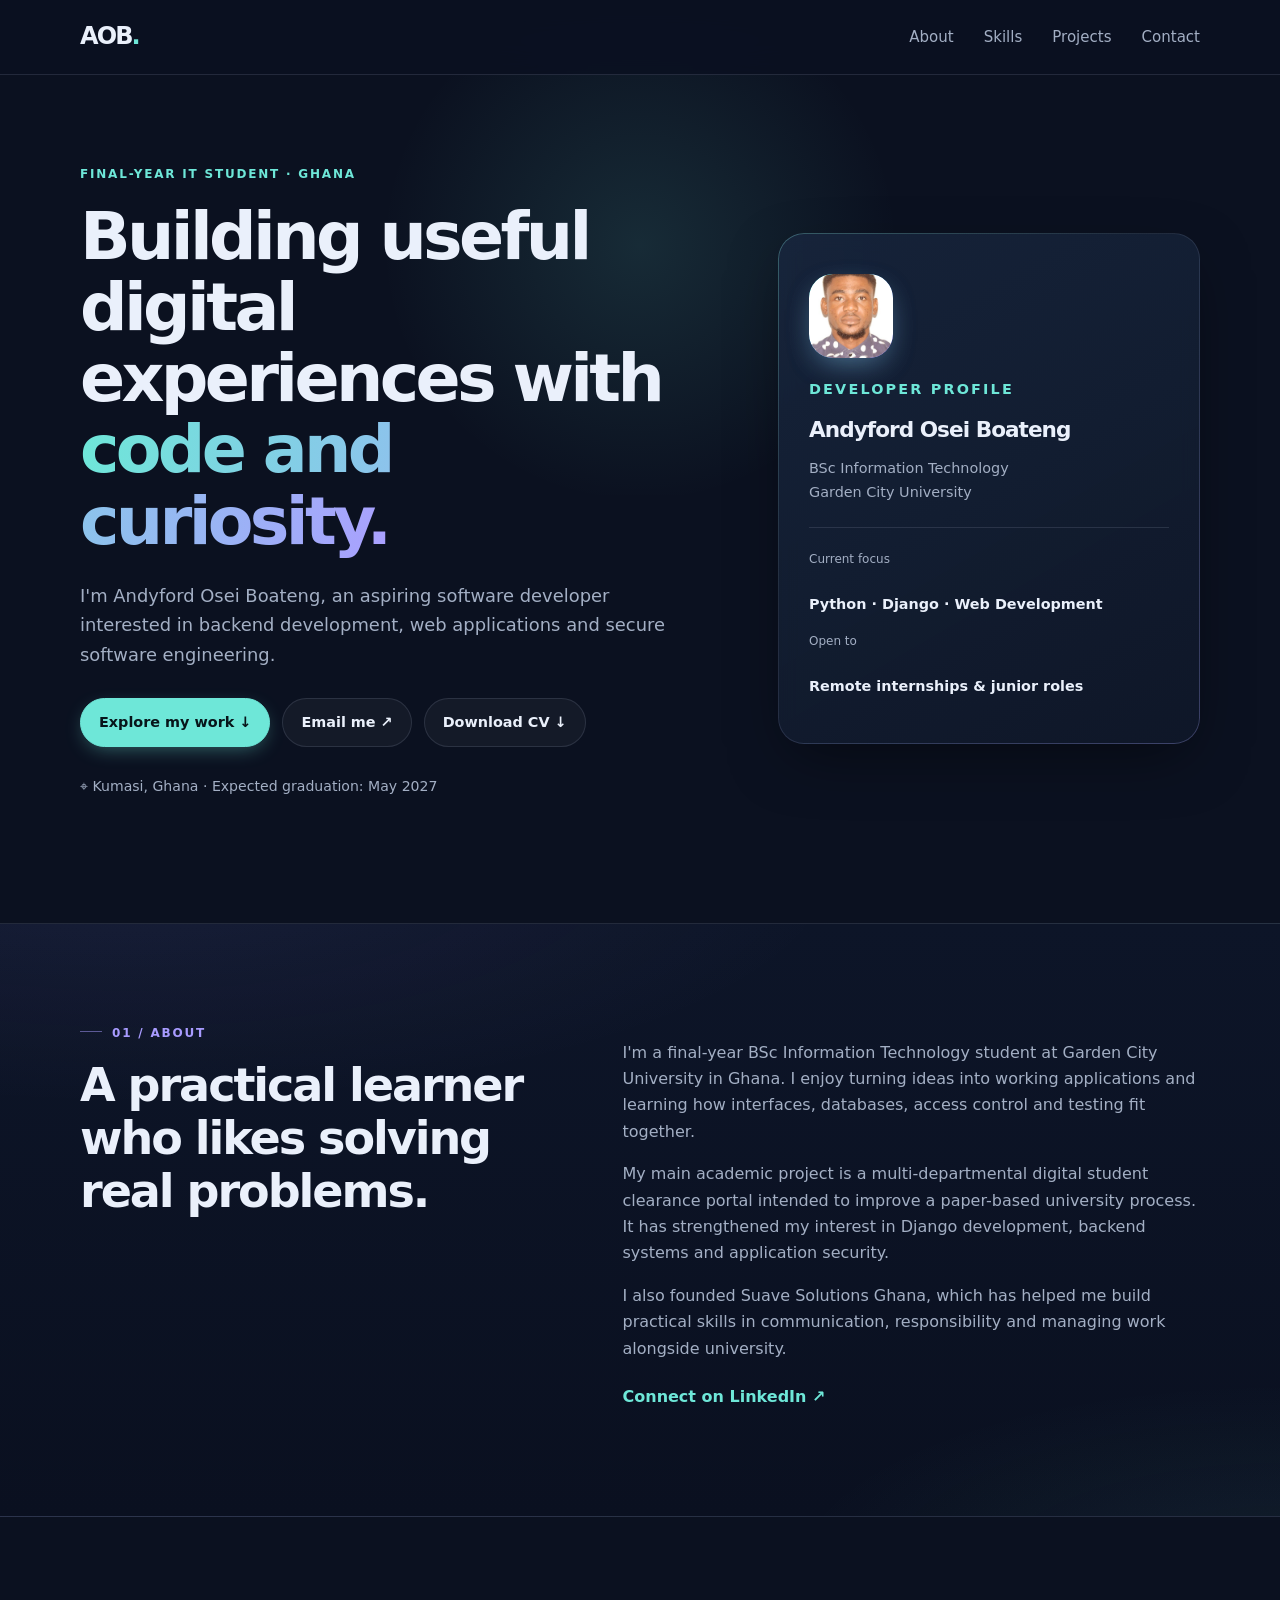
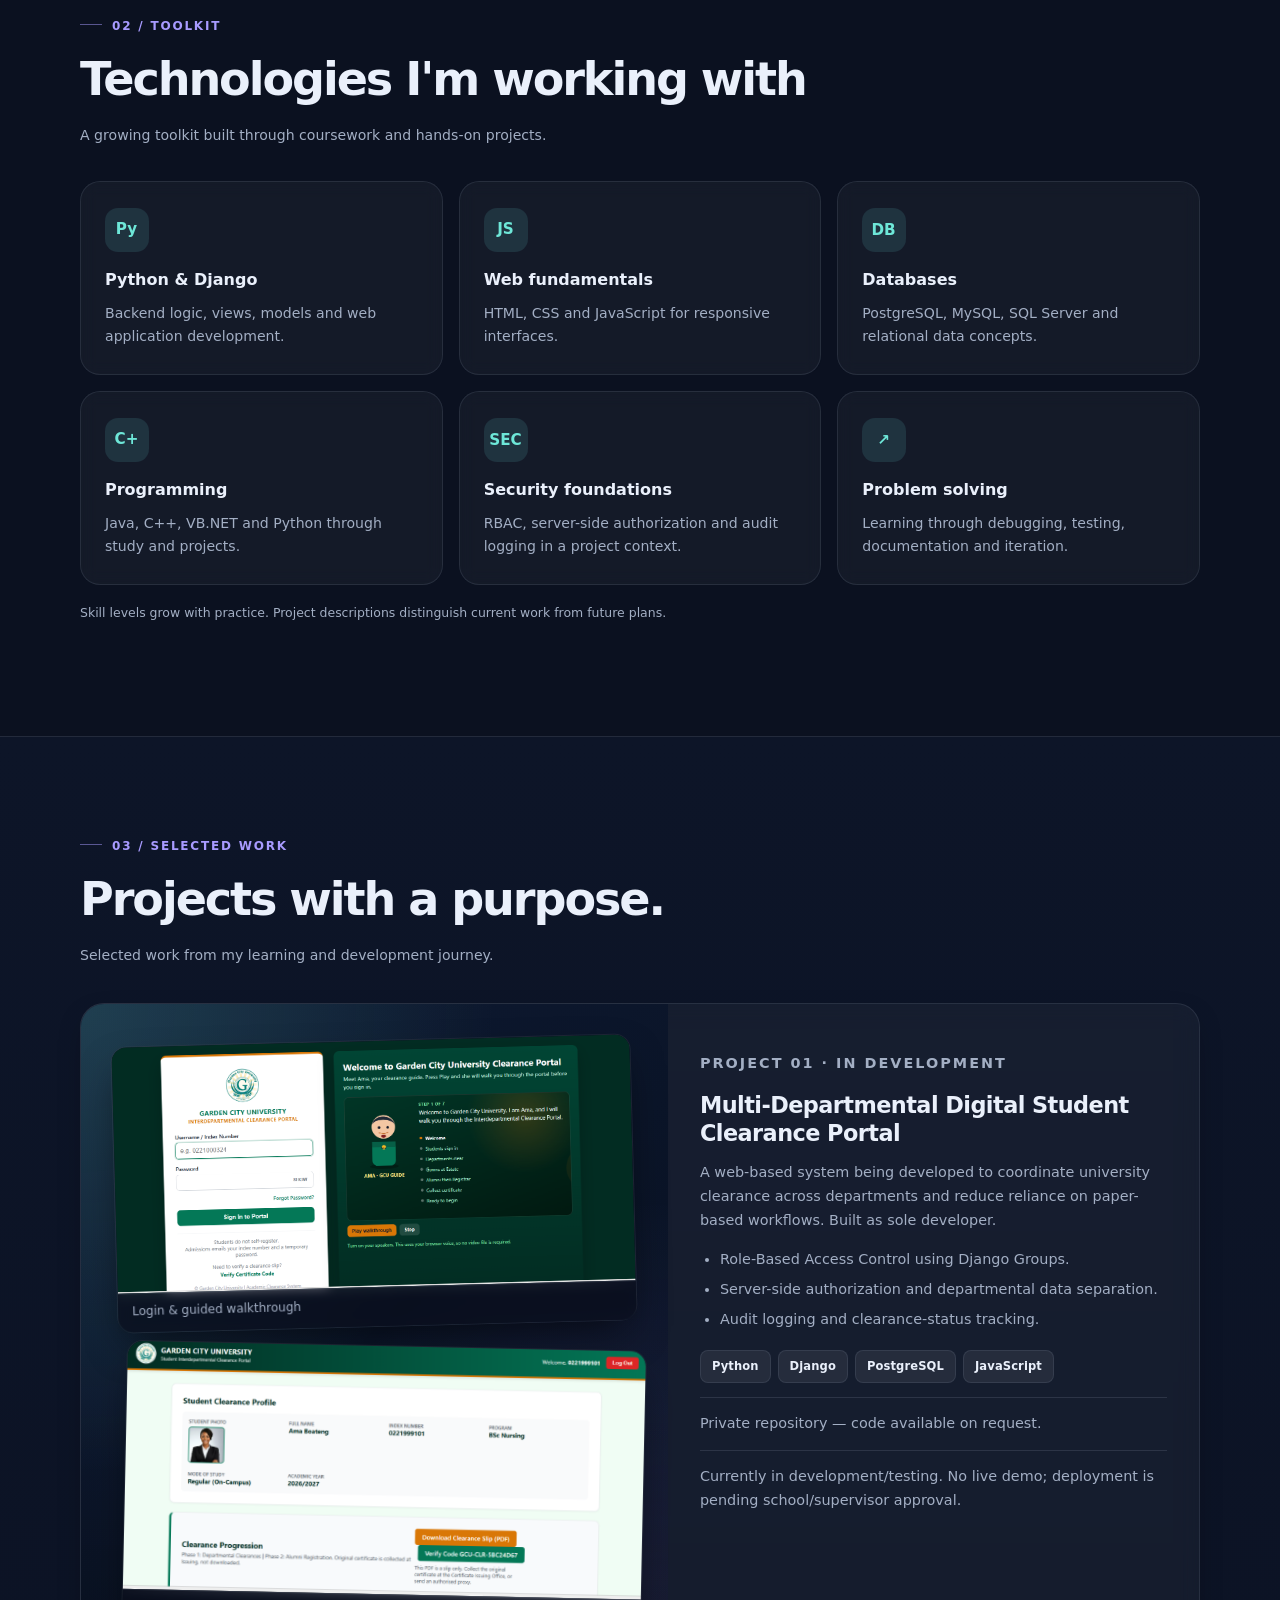
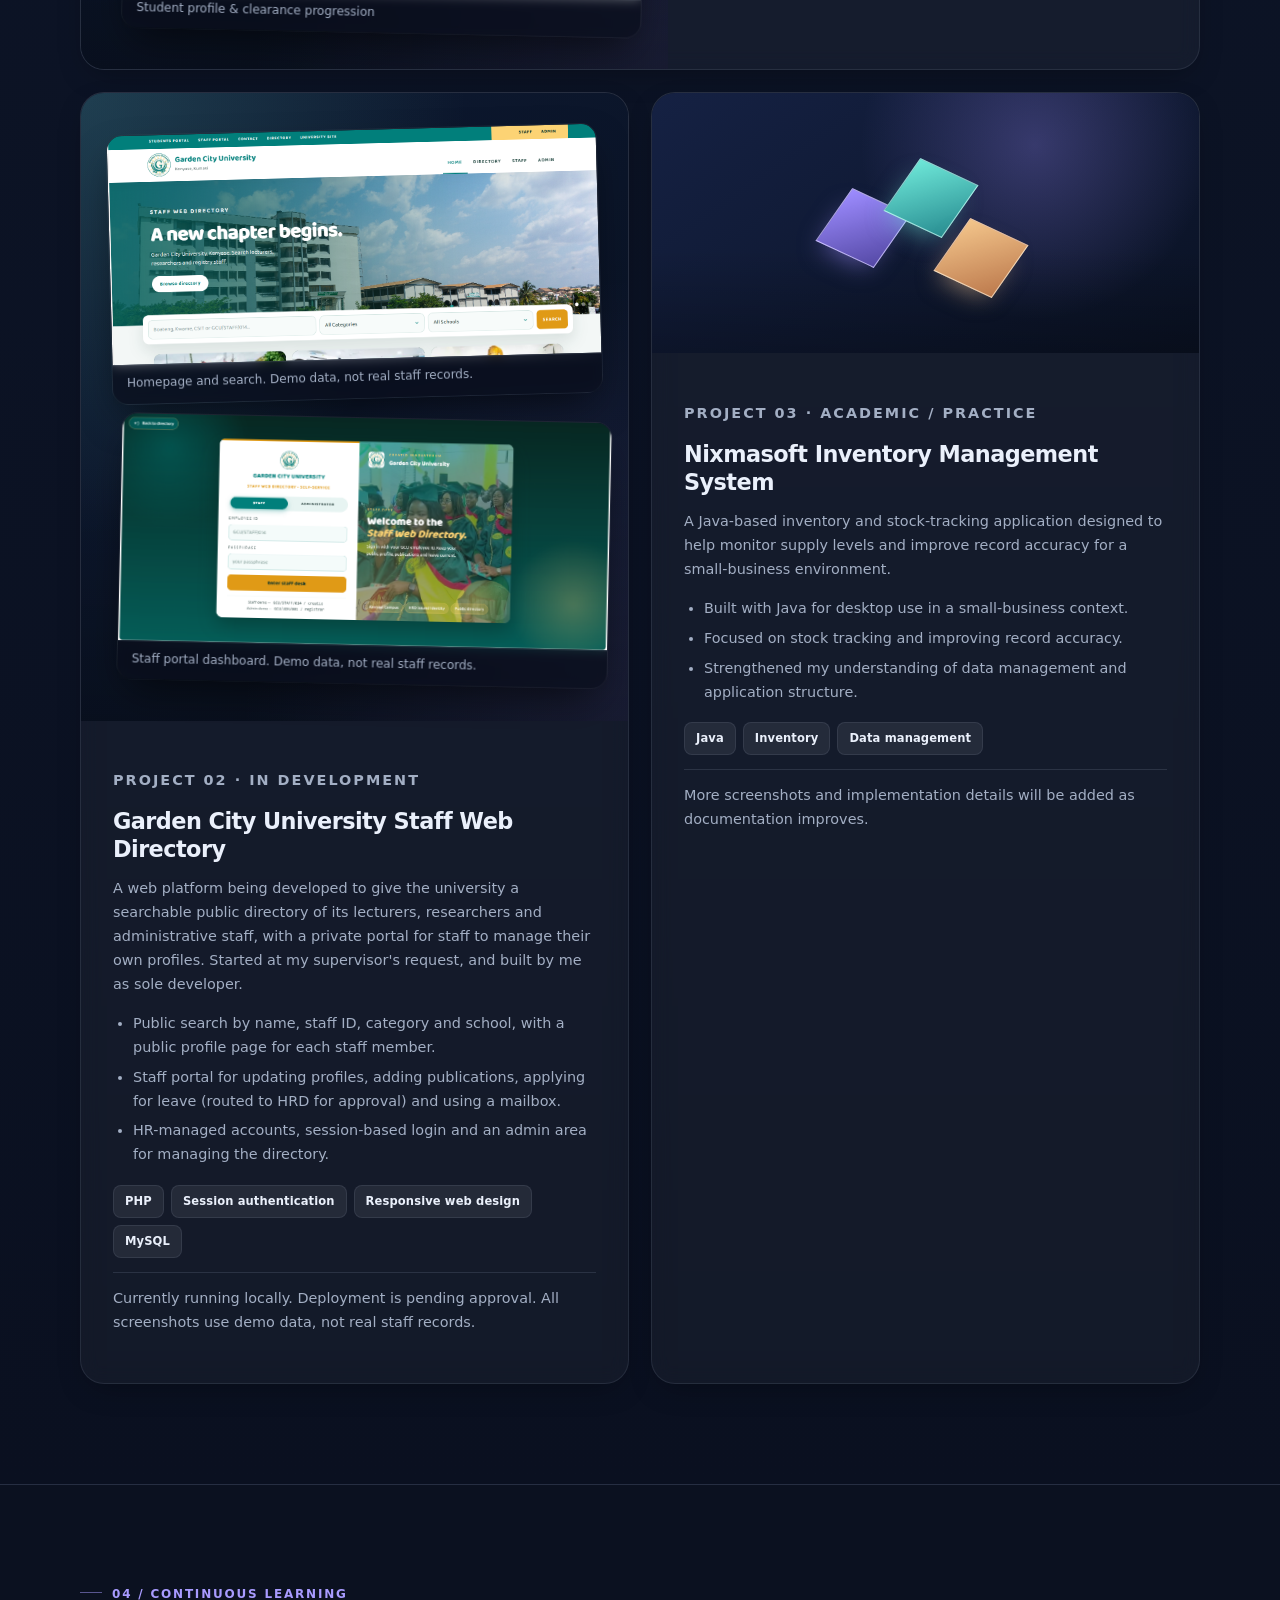
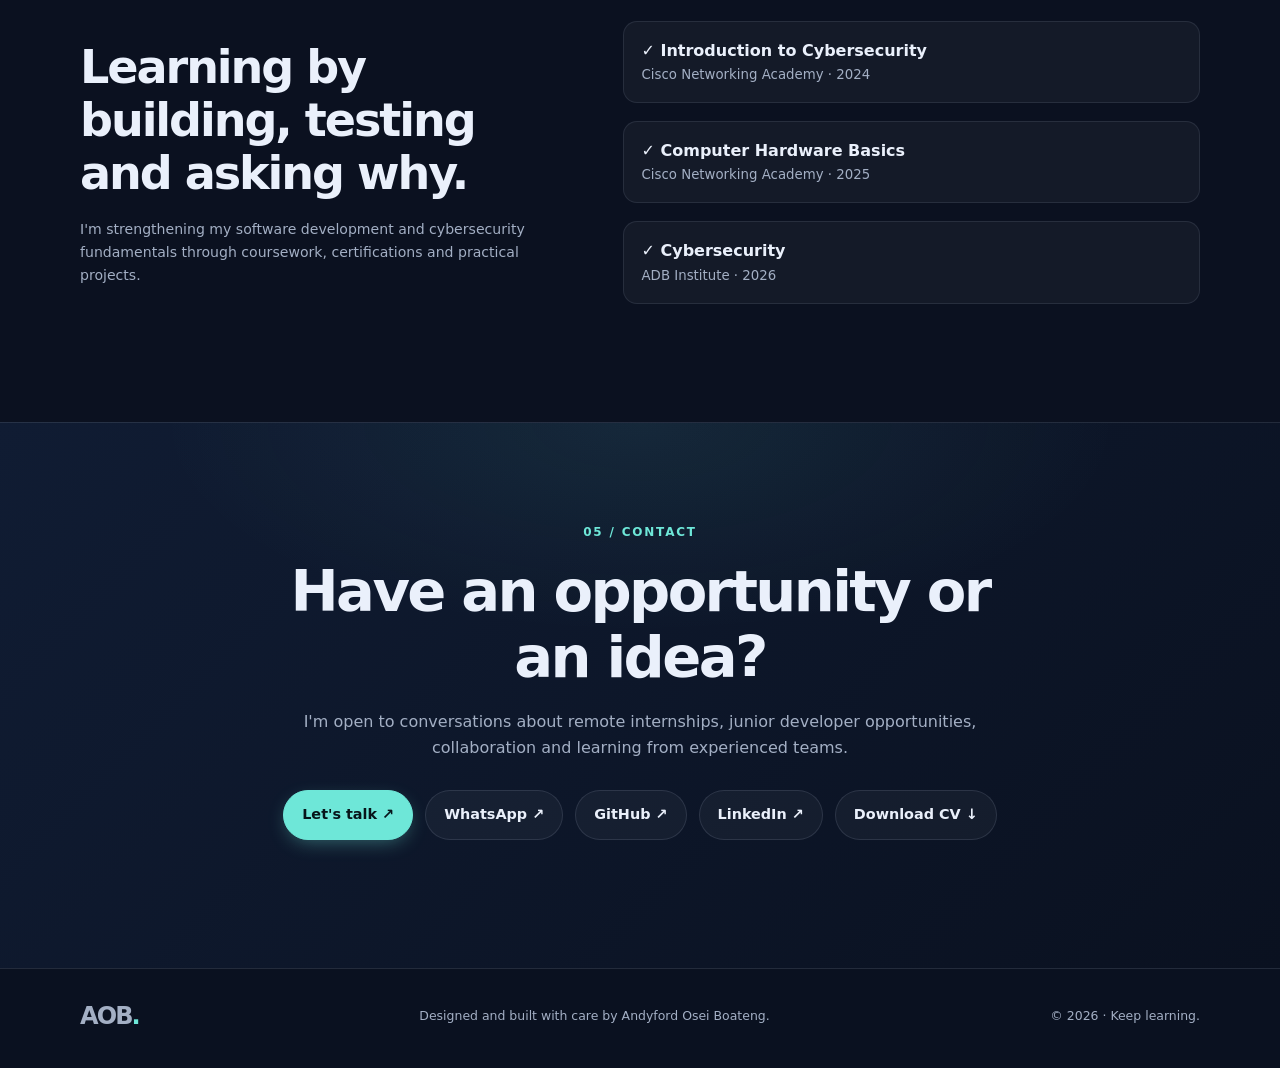
<file: index.html>
<!doctype html>
<html lang="en">
<head>
  <meta charset="utf-8">
  <meta name="viewport" content="width=device-width,initial-scale=1">
  <meta name="description" content="Andyford Osei Boateng — IT student and aspiring software developer.">
  <title>Andyford Osei Boateng | Portfolio</title>
  <link rel="stylesheet" href="styles.css">
  <script src="script.js" defer></script>
</head>
<body>
  <header>
    <nav class="wrap nav">
      <a class="logo" href="#home">AOB<span>.</span></a>
      <button class="menu" aria-expanded="false" aria-label="Toggle menu">☰</button>
      <div class="links">
        <a href="#about">About</a>
        <a href="#skills">Skills</a>
        <a href="#projects">Projects</a>
        <a href="#contact">Contact</a>
      </div>
    </nav>
  </header>

  <main>
    <section class="hero wrap" id="home">
      <div>
        <p class="eyebrow">FINAL-YEAR IT STUDENT · GHANA</p>
        <h1>Building useful digital experiences with <em>code and curiosity.</em></h1>
        <p class="lead">I'm Andyford Osei Boateng, an aspiring software developer interested in backend development, web applications and secure software engineering.</p>
        <div class="actions">
          <a class="btn primary" href="#projects">Explore my work ↓</a>
          <a class="btn" href="mailto:boateng.andyford@gmail.com">Email me ↗</a>
          <a class="btn" href="/Andyford_Osei_Boateng_CV.pdf" target="_blank" rel="noreferrer">Download CV ↓</a>
        </div>
        <p class="location">⌖ Kumasi, Ghana · Expected graduation: May 2027</p>
      </div>
      <aside class="profile">
        <div class="avatar">
          <img
            class="profile-photo"
            src="/profile.jpg"
            alt="Portrait of Andyford Osei Boateng"
            width="600"
            height="600"
            loading="lazy"
            onerror="this.style.display='none'"
          >
          <span class="avatar-text">AOB</span>
        </div>
        <p class="eyebrow">DEVELOPER PROFILE</p>
        <h2>Andyford Osei Boateng</h2>
        <p class="muted">BSc Information Technology<br>Garden City University</p>
        <hr>
        <p>
          <small>Current focus</small><br>
          <b>Python · Django · Web Development</b>
        </p>
        <p>
          <small>Open to</small><br>
          <b>Remote internships & junior roles</b>
        </p>
      </aside>
    </section>

    <section class="light" id="about">
      <div class="wrap two">
        <div>
          <p class="eyebrow">01 / ABOUT</p>
          <h2>A practical learner who likes solving real problems.</h2>
        </div>
        <div>
          <p>I'm a final-year BSc Information Technology student at Garden City University in Ghana. I enjoy turning ideas into working applications and learning how interfaces, databases, access control and testing fit together.</p>
          <p>My main academic project is a multi-departmental digital student clearance portal intended to improve a paper-based university process. It has strengthened my interest in Django development, backend systems and application security.</p>
          <p>I also founded Suave Solutions Ghana, which has helped me build practical skills in communication, responsibility and managing work alongside university.</p>
          <a class="textlink" href="https://www.linkedin.com/in/andyford-osei-boateng-4840a91bb/" target="_blank" rel="noreferrer">Connect on LinkedIn ↗</a>
        </div>
      </div>
    </section>

    <section class="wrap section" id="skills">
      <p class="eyebrow">02 / TOOLKIT</p>
      <h2>Technologies I'm working with</h2>
      <p class="muted">A growing toolkit built through coursework and hands-on projects.</p>
      <div class="grid skills">
        <article>
          <b class="symbol">Py</b>
          <h3>Python & Django</h3>
          <p>Backend logic, views, models and web application development.</p>
        </article>
        <article>
          <b class="symbol">JS</b>
          <h3>Web fundamentals</h3>
          <p>HTML, CSS and JavaScript for responsive interfaces.</p>
        </article>
        <article>
          <b class="symbol">DB</b>
          <h3>Databases</h3>
          <p>PostgreSQL, MySQL, SQL Server and relational data concepts.</p>
        </article>
        <article>
          <b class="symbol">C+</b>
          <h3>Programming</h3>
          <p>Java, C++, VB.NET and Python through study and projects.</p>
        </article>
        <article>
          <b class="symbol">SEC</b>
          <h3>Security foundations</h3>
          <p>RBAC, server-side authorization and audit logging in a project context.</p>
        </article>
        <article>
          <b class="symbol">↗</b>
          <h3>Problem solving</h3>
          <p>Learning through debugging, testing, documentation and iteration.</p>
        </article>
      </div>
      <p class="note">Skill levels grow with practice. Project descriptions distinguish current work from future plans.</p>
    </section>

    <section class="light" id="projects">
      <div class="wrap section">
        <p class="eyebrow">03 / SELECTED WORK</p>
        <h2>Projects with a purpose.</h2>
        <p class="muted">Selected work from my learning and development journey.</p>
        <div class="grid projects">
          <article class="project">
            <div class="visual portal-visual">
              <div class="screenshots">
                <figure class="shot shot-1">
                  <img
                    src="/clearance-login.png"
                    alt="Garden City University Clearance Portal — login screen with Ama walkthrough guide"
                    width="1280"
                    height="720"
                    loading="lazy"
                    onerror="this.parentElement.classList.add('shot-fallback')"
                  >
                  <figcaption>Login & guided walkthrough</figcaption>
                </figure>
                <figure class="shot shot-2">
                  <img
                    src="/clearance-profile.png"
                    alt="Student Clearance Profile with clearance progression and PDF slip download"
                    width="1280"
                    height="720"
                    loading="lazy"
                    onerror="this.parentElement.classList.add('shot-fallback')"
                  >
                  <figcaption>Student profile & clearance progression</figcaption>
                </figure>
              </div>
            </div>
            <div class="content">
              <p class="kicker">PROJECT 01 · IN DEVELOPMENT</p>
              <h3>Multi-Departmental Digital Student Clearance Portal</h3>
              <p>A web-based system being developed to coordinate university clearance across departments and reduce reliance on paper-based workflows. Built as sole developer.</p>
              <ul>
                <li>Role-Based Access Control using Django Groups.</li>
                <li>Server-side authorization and departmental data separation.</li>
                <li>Audit logging and clearance-status tracking.</li>
              </ul>
              <div class="tags">
                <span>Python</span>
                <span>Django</span>
                <span>PostgreSQL</span>
                <span>JavaScript</span>
              </div>
              <p class="note">Private repository — code available on request.</p>
              <p class="note">Currently in development/testing. No live demo; deployment is pending school/supervisor approval.</p>
            </div>
          </article>
          <article class="project">
            <div class="visual portal-visual">
              <div class="screenshots">
                <figure class="shot shot-1">
                  <img
                    src="/staff-directory-home.png"
                    alt="Staff web directory homepage with search"
                    width="1280"
                    height="720"
                    loading="lazy"
                    onerror="this.parentElement.classList.add('shot-fallback')"
                  >
                  <figcaption>Homepage and search. Demo data, not real staff records.</figcaption>
                </figure>
                <figure class="shot shot-2">
                  <img
                    src="/staff-directory-dashboard.png"
                    alt="Staff portal dashboard, demo data"
                    width="1280"
                    height="720"
                    loading="lazy"
                    onerror="this.parentElement.classList.add('shot-fallback')"
                  >
                  <figcaption>Staff portal dashboard. Demo data, not real staff records.</figcaption>
                </figure>
              </div>
            </div>
            <div class="content">
              <p class="kicker">PROJECT 02 · IN DEVELOPMENT</p>
              <h3>Garden City University Staff Web Directory</h3>
              <p>A web platform being developed to give the university a searchable public directory of its lecturers, researchers and administrative staff, with a private portal for staff to manage their own profiles. Started at my supervisor's request, and built by me as sole developer.</p>
              <ul>
                <li>Public search by name, staff ID, category and school, with a public profile page for each staff member.</li>
                <li>Staff portal for updating profiles, adding publications, applying for leave (routed to HRD for approval) and using a mailbox.</li>
                <li>HR-managed accounts, session-based login and an admin area for managing the directory.</li>
              </ul>
              <div class="tags">
                <span>PHP</span>
                <span>Session authentication</span>
                <span>Responsive web design</span>
                <span>MySQL</span>
              </div>
              <p class="note">Currently running locally. Deployment is pending approval. All screenshots use demo data, not real staff records.</p>
            </div>
          </article>
          <article class="project">
            <div class="visual visual2">
              <div class="cubes">
                <i></i>
                <i></i>
                <i></i>
              </div>
            </div>
            <div class="content">
              <p class="kicker">PROJECT 03 · ACADEMIC / PRACTICE</p>
              <h3>Nixmasoft Inventory Management System</h3>
              <p>A Java-based inventory and stock-tracking application designed to help monitor supply levels and improve record accuracy for a small-business environment.</p>
              <ul>
                <li>Built with Java for desktop use in a small-business context.</li>
                <li>Focused on stock tracking and improving record accuracy.</li>
                <li>Strengthened my understanding of data management and application structure.</li>
              </ul>
              <div class="tags">
                <span>Java</span>
                <span>Inventory</span>
                <span>Data management</span>
              </div>
              <p class="note">More screenshots and implementation details will be added as documentation improves.</p>
            </div>
          </article>
        </div>
      </div>
    </section>

    <section class="wrap section" id="learning">
      <p class="eyebrow">04 / CONTINUOUS LEARNING</p>
      <div class="two learn">
        <div>
          <h2>Learning by building, testing and asking why.</h2>
          <p class="muted">I'm strengthening my software development and cybersecurity fundamentals through coursework, certifications and practical projects.</p>
        </div>
        <div class="certs">
          <p>
            <b>✓ Introduction to Cybersecurity</b>
            <small>Cisco Networking Academy · 2024</small>
          </p>
          <p>
            <b>✓ Computer Hardware Basics</b>
            <small>Cisco Networking Academy · 2025</small>
          </p>
          <p>
            <b>✓ Cybersecurity</b>
            <small>ADB Institute · 2026</small>
          </p>
        </div>
      </div>
    </section>

    <section class="contact" id="contact">
      <div class="wrap">
        <p class="eyebrow">05 / CONTACT</p>
        <h2>Have an opportunity or an idea?</h2>
        <p>I'm open to conversations about remote internships, junior developer opportunities, collaboration and learning from experienced teams.</p>
        <div class="actions center">
          <a class="btn primary" href="mailto:boateng.andyford@gmail.com">Let's talk ↗</a>
          <a
            class="btn"
            href="https://wa.me/233245997210"
            target="_blank"
            rel="noreferrer"
            aria-label="Chat on WhatsApp +233 24 599 7210"
          >WhatsApp ↗</a>
          <a class="btn" href="https://github.com/NanaQwekuBoateng" target="_blank" rel="noreferrer">GitHub ↗</a>
          <a class="btn" href="https://www.linkedin.com/in/andyford-osei-boateng-4840a91bb/" target="_blank" rel="noreferrer">LinkedIn ↗</a>
          <a class="btn" href="/Andyford_Osei_Boateng_CV.pdf" target="_blank" rel="noreferrer">Download CV ↓</a>
        </div>
      </div>
    </section>
  </main>

  <footer>
    <div class="wrap foot">
      <a class="logo" href="#home">AOB<span>.</span></a>
      <p>Designed and built with care by Andyford Osei Boateng.</p>
      <p>© <span id="year">2026</span> · Keep learning.</p>
    </div>
  </footer>
</body>
</html>
</file>
<file: styles.css>
/* =============================================
   CSS Variables — Theme & Design Tokens
   ============================================= */
:root {
  --bg: #0b1120;
  --panel: #111c31;
  --ink: #eaf0fb;
  --muted: #a3afc4;
  --teal: #6ee7d8;
  --purple: #9d8cff;
  --dark: #17233a;
  --gray: #5c6b82;
  --line: rgba(148, 163, 184, .18);
  --max: 1120px;

  --glass: rgba(255, 255, 255, .04);
  --glass-strong: rgba(255, 255, 255, .07);
  --glass-border: rgba(148, 163, 184, .14);
  --card-shadow: 0 20px 60px -15px rgba(0, 0, 0, .5);
  --soft-shadow: 0 10px 30px -10px rgba(0, 0, 0, .35);
}

/* =============================================
   Reset & Base
   ============================================= */
* {
  box-sizing: border-box;
}

html {
  scroll-behavior: smooth;
  scroll-padding-top: 80px;
}

body {
  margin: 0;
  background: var(--bg);
  color: var(--ink);
  font: 16px/1.65 Inter, system-ui, -apple-system, "Segoe UI", sans-serif;
  -webkit-font-smoothing: antialiased;
}

a {
  color: inherit;
  text-decoration: none;
  transition: color .2s ease;
}

figure {
  margin: 0;
}

/* =============================================
   Layout Utilities
   ============================================= */
.wrap {
  width: min(var(--max), calc(100% - 40px));
  margin: auto;
}

.section {
  padding-block: 100px;
}

.section > .muted {
  margin-bottom: 34px;
}

.grid {
  display: grid;
  gap: 16px;
}

/* =============================================
   Typography
   ============================================= */
.eyebrow {
  font-size: .75rem;
  letter-spacing: .15em;
  font-weight: 850;
  color: var(--teal);
  margin: 0 0 16px;
}

h1 {
  font-size: clamp(2.6rem, 5.2vw, 4.5rem);
  line-height: 1.07;
  letter-spacing: -.055em;
  margin: 0 0 24px;
}

h1 em {
  font-style: normal;
  background: linear-gradient(100deg, var(--teal), #aaa0ff);
  color: transparent;
  background-clip: text;
  -webkit-background-clip: text;
}

h2 {
  font-size: clamp(2rem, 3.6vw, 3rem);
  line-height: 1.15;
  letter-spacing: -.045em;
  margin: 0 0 18px;
}

.muted,
.location {
  color: var(--muted);
  font-size: .88rem;
}

.lead {
  color: var(--muted);
  font-size: 1.12rem;
  max-width: 610px;
}

.note {
  font-size: .78rem;
  color: var(--muted);
  margin-top: 18px;
}

/* =============================================
   Header & Navigation
   ============================================= */
header {
  position: sticky;
  top: 0;
  z-index: 5;
  background: rgba(11, 17, 32, .88);
  border-bottom: 1px solid var(--line);
  backdrop-filter: blur(16px) saturate(140%);
  -webkit-backdrop-filter: blur(16px) saturate(140%);
}

.nav {
  height: 74px;
  display: flex;
  align-items: center;
  justify-content: space-between;
}

.logo {
  font-size: 1.5rem;
  font-weight: 900;
  letter-spacing: -.08em;
}

.logo span {
  color: var(--teal);
}

.links {
  display: flex;
  gap: 30px;
  color: var(--muted);
  font-size: .94rem;
}

.links a:hover,
.textlink:hover {
  color: var(--teal);
}

.menu {
  display: none;
  background: none;
  border: 0;
  color: var(--ink);
  font-size: 1.4rem;
  cursor: pointer;
}

/* =============================================
   Buttons & Actions
   ============================================= */
.actions {
  display: flex;
  gap: 12px;
  flex-wrap: wrap;
  margin: 28px 0;
}

.btn {
  display: inline-flex;
  padding: 12px 18px;
  border: 1px solid var(--line);
  border-radius: 999px;
  font-weight: 750;
  font-size: .9rem;
  transition: transform .22s ease, background .22s ease, border-color .22s ease, box-shadow .22s ease;
  background: var(--glass);
}

.btn:hover {
  transform: translateY(-2px);
  background: var(--glass-strong);
  border-color: var(--teal);
  box-shadow: 0 8px 24px -8px rgba(110, 231, 216, .25);
}

.primary {
  background: var(--teal);
  color: #07151a;
  border-color: var(--teal);
  box-shadow: 0 6px 20px -6px rgba(110, 231, 216, .45);
}

.primary:hover {
  background: #8bf0e2;
  border-color: #8bf0e2;
  box-shadow: 0 12px 28px -8px rgba(110, 231, 216, .55);
}

.center {
  justify-content: center;
}

.textlink {
  display: inline-flex;
  color: var(--teal);
  font-weight: 750;
  margin: 6px 0;
  position: relative;
}

.textlink::after {
  content: "";
  position: absolute;
  left: 0;
  bottom: -2px;
  width: 100%;
  height: 1px;
  background: currentColor;
  transform: scaleX(0);
  transform-origin: left;
  transition: transform .25s ease;
}

.textlink:hover::after {
  transform: scaleX(1);
}

/* =============================================
   Hero Section
   ============================================= */
.hero {
  display: grid;
  grid-template-columns: 1.2fr .8fr;
  align-items: center;
  gap: 65px;
  padding-top: 90px;
  padding-bottom: 110px;
  min-height: 640px;
  position: relative;
}

.hero::before {
  content: "";
  position: absolute;
  top: -80px;
  left: 50%;
  transform: translateX(-50%);
  width: 700px;
  height: 500px;
  background: radial-gradient(circle, rgba(110, 231, 216, .12), transparent 60%);
  pointer-events: none;
  z-index: -1;
}

/* Profile Card */
.profile {
  position: relative;
  padding: 30px;
  background: linear-gradient(150deg, rgba(24, 38, 62, .85), rgba(15, 24, 41, .9));
  border: 1px solid var(--glass-border);
  border-radius: 26px;
  box-shadow: var(--card-shadow);
  backdrop-filter: blur(10px);
  -webkit-backdrop-filter: blur(10px);
}

.profile::before {
  content: "";
  position: absolute;
  inset: -1px;
  border-radius: 26px;
  padding: 1px;
  background: linear-gradient(135deg, rgba(110, 231, 216, .25), transparent 40%, rgba(157, 140, 255, .2));
  -webkit-mask: linear-gradient(#fff 0 0) content-box, linear-gradient(#fff 0 0);
  -webkit-mask-composite: xor;
          mask-composite: exclude;
  pointer-events: none;
}

.avatar {
  position: relative;
  overflow: hidden;
  display: grid;
  place-items: center;
  width: 84px;
  height: 84px;
  margin: 10px 0 20px;
  border-radius: 24px;
  background: linear-gradient(135deg, var(--teal), var(--purple));
  color: #101827;
  font-size: 1.7rem;
  font-weight: 900;
  box-shadow: 0 10px 30px -8px rgba(110, 231, 216, .35),
              0 10px 30px -8px rgba(157, 140, 255, .3);
}

.profile-photo {
  position: absolute;
  inset: 0;
  width: 100%;
  height: 100%;
  object-fit: cover;
  border-radius: 24px;
  z-index: 1;
}

.avatar-text {
  position: relative;
  z-index: 0;
}

.profile h2 {
  font-size: 1.35rem;
  margin: 0;
}

.profile hr {
  border: 0;
  border-top: 1px solid var(--line);
  margin: 22px 0;
}

.profile p {
  font-size: .9rem;
}

.profile small,
.certs small {
  color: var(--muted);
  display: block;
}

/* =============================================
   About & Projects Sections
   (Previously "light" theme — now glass/gradient dark)
   ============================================= */
.light {
  background:
    radial-gradient(1200px 400px at 10% -10%, rgba(157, 140, 255, .08), transparent 60%),
    radial-gradient(900px 350px at 100% 110%, rgba(110, 231, 216, .07), transparent 55%),
    linear-gradient(180deg, #0d1528 0%, #0a1020 100%);
  color: var(--ink);
  position: relative;
  border-top: 1px solid var(--line);
  border-bottom: 1px solid var(--line);
}

.two {
  display: grid;
  grid-template-columns: .9fr 1.1fr;
  gap: 70px;
}

.light .two {
  padding-block: 100px;
}

.light p:not(.eyebrow) {
  color: var(--muted);
}

/* Shared eyebrow accent for section heads */
.light .eyebrow,
.section > .eyebrow,
#learning .eyebrow {
  color: #a89bff;
}

.light .eyebrow::before,
.section > .eyebrow::before,
#learning .eyebrow::before {
  content: "";
  display: inline-block;
  width: 22px;
  height: 1px;
  background: currentColor;
  opacity: .5;
  margin-right: 10px;
  vertical-align: middle;
  transform: translateY(-2px);
}

/* =============================================
   Skills Section
   ============================================= */
.skills {
  grid-template-columns: repeat(3, 1fr);
  margin-top: 34px;
}

.skills article {
  padding: 26px 24px;
  border: 1px solid var(--glass-border);
  border-radius: 20px;
  background: var(--glass);
  backdrop-filter: blur(8px);
  -webkit-backdrop-filter: blur(8px);
  transition: transform .25s ease, border-color .25s ease, background .25s ease;
}

.skills article:hover {
  transform: translateY(-4px);
  border-color: rgba(110, 231, 216, .3);
  background: var(--glass-strong);
}

.symbol {
  display: grid;
  place-items: center;
  width: 44px;
  height: 44px;
  border-radius: 13px;
  background: rgba(110, 231, 216, .12);
  color: var(--teal);
  margin-bottom: 15px;
  font-size: .95rem;
}

.skills h3 {
  font-size: 1rem;
  margin: 0 0 8px;
}

.skills p {
  font-size: .88rem;
  color: var(--muted);
  margin: 0;
}

/* =============================================
   Projects Section
   ============================================= */
.projects {
  grid-template-columns: 1fr 1fr;
  margin-top: 36px;
  gap: 22px;
}

.project {
  overflow: hidden;
  background: var(--glass);
  color: var(--ink);
  border: 1px solid var(--glass-border);
  border-radius: 24px;
  box-shadow: var(--soft-shadow);
  backdrop-filter: blur(10px);
  -webkit-backdrop-filter: blur(10px);
  transition: transform .3s ease, border-color .3s ease, box-shadow .3s ease;
}

.project:hover {
  transform: translateY(-6px);
  border-color: rgba(157, 140, 255, .3);
  box-shadow: var(--card-shadow);
}

/* Featured project spans full width */
.project:first-child {
  grid-column: 1 / -1;
  display: grid;
  grid-template-columns: 1.05fr .95fr;
  gap: 0;
}

/* Visual preview areas */
.visual {
  display: grid;
  place-items: center;
  position: relative;
  min-height: 260px;
  padding: 30px;
  background:
    radial-gradient(circle at 20% 20%, rgba(110, 231, 216, .2), transparent 45%),
    linear-gradient(135deg, #121f3a, #0a1224);
}

.visual::after {
  content: "";
  position: absolute;
  inset: 0;
  background: linear-gradient(180deg, transparent 60%, rgba(0, 0, 0, .25));
  pointer-events: none;
}

.visual2 {
  background:
    radial-gradient(circle at 70% 20%, rgba(157, 140, 255, .28), transparent 40%),
    linear-gradient(145deg, #152143, #0a1224);
}

/* — Clearance Portal screenshot gallery — */
.portal-visual {
  padding: 36px 28px;
  background:
    radial-gradient(ellipse at top left, rgba(110, 231, 216, .18), transparent 50%),
    radial-gradient(ellipse at bottom right, rgba(157, 140, 255, .15), transparent 50%),
    linear-gradient(140deg, #0e1a33, #08101f);
}

.screenshots {
  display: flex;
  flex-direction: column;
  gap: 18px;
  width: 100%;
  max-width: 520px;
  z-index: 1;
}

.shot {
  border-radius: 16px;
  overflow: hidden;
  background: rgba(0, 0, 0, .3);
  border: 1px solid var(--glass-border);
  box-shadow: 0 18px 40px -12px rgba(0, 0, 0, .6);
  display: flex;
  flex-direction: column;
  transition: transform .3s ease;
}

.shot:hover {
  transform: translateY(-3px);
}

.shot img {
  width: 100%;
  height: auto;
  max-height: 420px;
  display: block;
  object-fit: contain;
  background: #0a1324;
  border-radius: 0;
}

.shot figcaption {
  font-size: .75rem;
  padding: 8px 14px 10px;
  color: var(--muted);
  border-top: 1px solid var(--glass-border);
  background: rgba(10, 16, 32, .6);
  backdrop-filter: blur(6px);
  -webkit-backdrop-filter: blur(6px);
}

.shot.shot-1 {
  transform: rotate(-1.5deg);
}

.shot.shot-2 {
  transform: rotate(1.2deg) translateX(10px);
}

.shot.shot-1:hover {
  transform: rotate(0deg) translateY(-3px);
}

.shot.shot-2:hover {
  transform: rotate(0deg) translateY(-3px) translateX(10px);
}

/* Fallback style when a screenshot image fails to load */
.shot-fallback {
  min-height: 180px;
  position: relative;
}

.shot-fallback::before {
  content: "Screenshot pending";
  position: absolute;
  inset: 0;
  display: grid;
  place-items: center;
  color: var(--muted);
  font-size: .85rem;
  opacity: .7;
  background: repeating-linear-gradient(
    45deg,
    rgba(255, 255, 255, .02),
    rgba(255, 255, 255, .02) 12px,
    rgba(255, 255, 255, .04) 12px,
    rgba(255, 255, 255, .04) 24px
  );
}

/* Cubes illustration for Project 2 */
.cubes {
  position: relative;
  width: 210px;
  height: 150px;
  z-index: 1;
}

.cubes i {
  position: absolute;
  width: 64px;
  height: 64px;
  transform: rotate(30deg) skew(-5deg, -5deg);
  border: 1px solid rgba(255, 255, 255, .45);
  background: linear-gradient(135deg, #9d8cff, #5549a6);
  box-shadow: 0 12px 24px -8px rgba(157, 140, 255, .5);
  transition: transform .4s ease;
}

.cubes:hover i:nth-child(1) { transform: rotate(30deg) skew(-5deg, -5deg) translateY(-6px); }
.cubes:hover i:nth-child(2) { transform: rotate(30deg) skew(-5deg, -5deg) translateY(-8px); }
.cubes:hover i:nth-child(3) { transform: rotate(30deg) skew(-5deg, -5deg) translateY(-10px); }

.cubes i:nth-child(1) {
  left: 10px;
  top: 48px;
}

.cubes i:nth-child(2) {
  left: 78px;
  top: 18px;
  background: linear-gradient(135deg, #6ee7d8, #298e92);
  box-shadow: 0 12px 24px -8px rgba(110, 231, 216, .5);
}

.cubes i:nth-child(3) {
  left: 128px;
  top: 78px;
  background: linear-gradient(135deg, #f3c58b, #bd7a4d);
  box-shadow: 0 12px 24px -8px rgba(243, 197, 139, .5);
}

/* Project content (text side) */
.content {
  padding: 34px 32px;
}

.kicker {
  font-size: .68rem;
  letter-spacing: .14em;
  font-weight: 850;
  color: var(--teal);
  text-transform: uppercase;
}

.content h3 {
  font-size: 1.4rem;
  line-height: 1.25;
  margin: 10px 0 14px;
  letter-spacing: -.025em;
}

.content p,
.content li {
  font-size: .9rem;
  color: var(--muted);
}

.content ul {
  padding-left: 20px;
  margin: 16px 0;
}

.content li {
  margin-bottom: 6px;
}

.tags {
  display: flex;
  flex-wrap: wrap;
  gap: 7px;
  margin: 18px 0 10px;
}

.tags span {
  font-size: .72rem;
  font-weight: 700;
  padding: 6px 11px;
  border-radius: 8px;
  background: var(--glass-strong);
  color: var(--ink);
  border: 1px solid var(--glass-border);
  letter-spacing: .01em;
}

.content .note {
  border-top: 1px solid var(--line);
  padding-top: 14px;
  margin-top: 14px;
}

/* =============================================
   Learning / Certifications Section
   ============================================= */
.learn {
  align-items: center;
}

.certs p {
  margin: 0 0 18px;
  padding: 16px 18px;
  background: var(--glass);
  border: 1px solid var(--glass-border);
  border-radius: 14px;
  transition: border-color .25s ease, transform .25s ease;
}

.certs p:hover {
  border-color: rgba(168, 155, 255, .4);
  transform: translateX(4px);
}

/* =============================================
   Contact Section
   ============================================= */
.contact {
  text-align: center;
  padding: 100px 0;
  background:
    radial-gradient(800px 350px at 50% 0%, rgba(110, 231, 216, .08), transparent 60%),
    linear-gradient(135deg, #101c33, #0a1120);
  border-top: 1px solid var(--line);
}

.contact .wrap {
  max-width: 760px;
}

.contact h2 {
  font-size: clamp(2.3rem, 4.5vw, 3.7rem);
}

.contact p:not(.eyebrow) {
  color: var(--muted);
}

.alt-whatsapp {
  margin-top: 4px;
  font-size: .82rem;
}

.alt-whatsapp a {
  color: var(--teal);
  font-weight: 700;
  position: relative;
  display: inline-block;
}

.alt-whatsapp a::after {
  content: "";
  position: absolute;
  left: 0;
  bottom: -1px;
  width: 100%;
  height: 1px;
  background: currentColor;
  transform: scaleX(0);
  transform-origin: left;
  transition: transform .25s ease;
}

.alt-whatsapp a:hover::after {
  transform: scaleX(1);
}

/* =============================================
   Footer
   ============================================= */
footer {
  border-top: 1px solid var(--line);
  padding: 28px 0 32px;
  background: rgba(11, 17, 32, .6);
}

.foot {
  display: flex;
  align-items: center;
  justify-content: space-between;
  gap: 18px;
  color: var(--muted);
  font-size: .78rem;
  flex-wrap: wrap;
}

.foot p {
  margin: 0;
}

/* =============================================
   Responsive — Tablet (≤ 850px)
   ============================================= */
@media (max-width: 850px) {
  .hero {
    gap: 32px;
  }

  .two {
    gap: 35px;
  }

  .skills {
    grid-template-columns: repeat(2, 1fr);
  }

  .project:first-child {
    grid-template-columns: 1fr;
  }

  .project:first-child .visual {
    min-height: 270px;
  }

  .shot.shot-1,
  .shot.shot-2 {
    transform: none;
  }
}

/* =============================================
   Responsive — Mobile (≤ 650px)
   ============================================= */
@media (max-width: 650px) {
  .wrap {
    width: calc(100% - 32px);
  }

  .menu {
    display: block;
  }

  .links {
    display: none;
    position: absolute;
    top: 74px;
    left: 0;
    right: 0;
    background: rgba(11, 17, 32, .98);
    padding: 22px;
    flex-direction: column;
    gap: 16px;
    border-bottom: 1px solid var(--line);
    backdrop-filter: blur(14px);
    -webkit-backdrop-filter: blur(14px);
  }

  .links.open {
    display: flex;
  }

  .hero {
    grid-template-columns: 1fr;
    padding-top: 65px;
    gap: 35px;
  }

  .two,
  .projects {
    grid-template-columns: 1fr;
  }

  .project:first-child {
    grid-column: auto;
  }

  .skills {
    grid-template-columns: 1fr 1fr;
  }

  .section,
  .contact {
    padding-block: 72px;
  }

  .light .two {
    padding-block: 72px;
  }

  .foot {
    align-items: flex-start;
    flex-direction: column;
    gap: 8px;
  }

  .screenshots {
    max-width: none;
  }

  .portal-visual {
    padding: 26px 20px;
  }
}

/* =============================================
   Responsive — Small Mobile (≤ 420px)
   ============================================= */
@media (max-width: 420px) {
  .skills {
    grid-template-columns: 1fr;
  }

  .actions .btn {
    width: 100%;
    justify-content: center;
  }

  .content {
    padding: 26px 22px;
  }
}

/* =============================================
   Accessibility — Reduced Motion
   ============================================= */
@media (prefers-reduced-motion: reduce) {
  html {
    scroll-behavior: auto;
  }

  * {
    transition: none !important;
    transform: none !important;
  }
}
</file>
